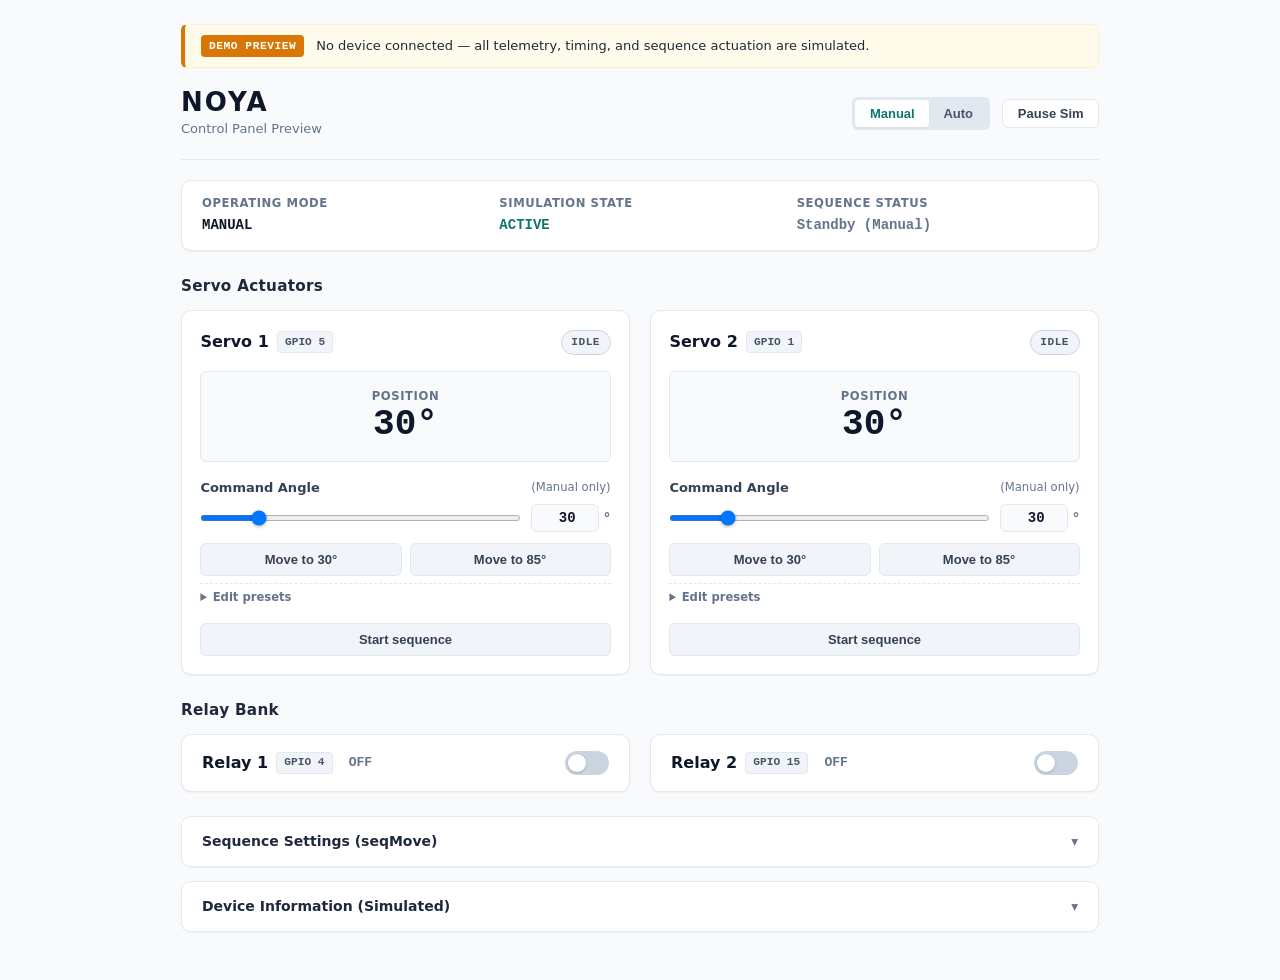
<file: preview/index.html>
<!DOCTYPE html>
<html lang="en">
<head>
  <meta charset="UTF-8">
  <meta name="viewport" content="width=device-width, initial-scale=1.0">
  <title>NOYA — Control Panel Preview</title>
  <link rel="stylesheet" href="styles.css">
</head>
<body>
  <div class="app-container">

    <!-- Demo Banner -->
    <div class="demo-banner" role="status">
      <span class="badge badge-demo">DEMO PREVIEW</span>
      <span class="banner-text">No device connected — all telemetry, timing, and sequence actuation are simulated.</span>
    </div>

    <!-- Header -->
    <header class="app-header">
      <div class="header-brand">
        <h1 class="brand-title">NOYA</h1>
        <p class="brand-subtitle">Control Panel Preview</p>
      </div>

      <div class="header-actions">
        <div class="mode-segmented" role="group" aria-label="Operating Mode">
          <button type="button" id="btn-mode-manual" class="segmented-btn active" aria-pressed="true">Manual</button>
          <button type="button" id="btn-mode-auto" class="segmented-btn" aria-pressed="false">Auto</button>
        </div>
        <button type="button" id="btn-pause-sim" class="btn-pause" aria-pressed="false">Pause Sim</button>
      </div>
    </header>

    <!-- Main Content -->
    <main class="main-layout">

      <!-- Status Bar -->
      <section class="status-strip" aria-label="System status">
        <div class="status-cell">
          <span class="cell-label">Operating Mode</span>
          <span id="stat-mode" class="cell-val">MANUAL</span>
        </div>
        <div class="status-cell">
          <span class="cell-label">Simulation State</span>
          <span id="stat-sim" class="cell-val text-teal">ACTIVE</span>
        </div>
        <div class="status-cell">
          <span class="cell-label">Sequence Status</span>
          <span id="stat-auto-due" class="cell-val text-muted">Standby (Manual)</span>
        </div>
      </section>

      <!-- Servo Actuators -->
      <section class="section-block" aria-labelledby="servos-title">
        <h2 id="servos-title" class="section-heading">Servo Actuators</h2>
        <div class="servos-grid">

          <!-- Servo 1 Card -->
          <article class="card servo-card" id="card-servo-1">
            <div class="card-head">
              <div class="title-with-pin">
                <h3 class="servo-name">Servo 1</h3>
                <span class="pin-tag">GPIO 5</span>
              </div>
              <span id="servo-1-status" class="status-pill pill-idle">IDLE</span>
            </div>

            <div class="angle-display">
              <span class="angle-caption">Position</span>
              <span id="servo-1-angle" class="angle-num">30°</span>
            </div>

            <div class="control-row">
              <div class="label-row">
                <label for="servo-1-slider">Command Angle</label>
                <span id="servo-1-manual-badge" class="manual-only-tag">(Manual only)</span>
              </div>
              <div class="slider-control-group">
                <input type="range" id="servo-1-slider" min="0" max="180" step="1" value="30">
                <div class="numeric-input-wrap">
                  <label for="servo-1-number" class="sr-only">Servo 1 Angle Input</label>
                  <input type="number" id="servo-1-number" min="0" max="180" step="1" value="30" class="angle-input" aria-describedby="servo-1-error">
                  <span class="unit-deg" aria-hidden="true">°</span>
                </div>
              </div>
              <div id="servo-1-error" class="servo-error-msg" role="alert" aria-live="polite"></div>

              <div class="preset-group">
                <div class="preset-btn-row">
                  <button type="button" id="servo-1-preset-1" class="btn btn-secondary btn-preset">Move to 30°</button>
                  <button type="button" id="servo-1-preset-2" class="btn btn-secondary btn-preset">Move to 85°</button>
                </div>
                <details class="preset-details" id="servo-1-preset-details">
                  <summary class="preset-summary">Edit presets</summary>
                  <div class="preset-edit-row">
                    <div class="preset-field">
                      <label for="servo-1-preset-val-1" class="preset-label">Preset 1 (°)</label>
                      <input type="number" id="servo-1-preset-val-1" min="0" max="180" step="1" value="30" class="angle-input preset-input" aria-describedby="servo-1-preset-1-error">
                      <div id="servo-1-preset-1-error" class="servo-error-msg" role="alert" aria-live="polite"></div>
                    </div>
                    <div class="preset-field">
                      <label for="servo-1-preset-val-2" class="preset-label">Preset 2 (°)</label>
                      <input type="number" id="servo-1-preset-val-2" min="0" max="180" step="1" value="85" class="angle-input preset-input" aria-describedby="servo-1-preset-2-error">
                      <div id="servo-1-preset-2-error" class="servo-error-msg" role="alert" aria-live="polite"></div>
                    </div>
                  </div>
                </details>
              </div>
            </div>

            <div class="card-foot">
              <button type="button" id="servo-1-run" class="btn btn-secondary btn-run" aria-label="Start sequence for Servo 1">Start sequence</button>
            </div>
          </article>

          <!-- Servo 2 Card -->
          <article class="card servo-card" id="card-servo-2">
            <div class="card-head">
              <div class="title-with-pin">
                <h3 class="servo-name">Servo 2</h3>
                <span class="pin-tag">GPIO 1</span>
              </div>
              <span id="servo-2-status" class="status-pill pill-idle">IDLE</span>
            </div>

            <div class="angle-display">
              <span class="angle-caption">Position</span>
              <span id="servo-2-angle" class="angle-num">30°</span>
            </div>

            <div class="control-row">
              <div class="label-row">
                <label for="servo-2-slider">Command Angle</label>
                <span id="servo-2-manual-badge" class="manual-only-tag">(Manual only)</span>
              </div>
              <div class="slider-control-group">
                <input type="range" id="servo-2-slider" min="0" max="180" step="1" value="30">
                <div class="numeric-input-wrap">
                  <label for="servo-2-number" class="sr-only">Servo 2 Angle Input</label>
                  <input type="number" id="servo-2-number" min="0" max="180" step="1" value="30" class="angle-input" aria-describedby="servo-2-error">
                  <span class="unit-deg" aria-hidden="true">°</span>
                </div>
              </div>
              <div id="servo-2-error" class="servo-error-msg" role="alert" aria-live="polite"></div>

              <div class="preset-group">
                <div class="preset-btn-row">
                  <button type="button" id="servo-2-preset-1" class="btn btn-secondary btn-preset">Move to 30°</button>
                  <button type="button" id="servo-2-preset-2" class="btn btn-secondary btn-preset">Move to 85°</button>
                </div>
                <details class="preset-details" id="servo-2-preset-details">
                  <summary class="preset-summary">Edit presets</summary>
                  <div class="preset-edit-row">
                    <div class="preset-field">
                      <label for="servo-2-preset-val-1" class="preset-label">Preset 1 (°)</label>
                      <input type="number" id="servo-2-preset-val-1" min="0" max="180" step="1" value="30" class="angle-input preset-input" aria-describedby="servo-2-preset-1-error">
                      <div id="servo-2-preset-1-error" class="servo-error-msg" role="alert" aria-live="polite"></div>
                    </div>
                    <div class="preset-field">
                      <label for="servo-2-preset-val-2" class="preset-label">Preset 2 (°)</label>
                      <input type="number" id="servo-2-preset-val-2" min="0" max="180" step="1" value="85" class="angle-input preset-input" aria-describedby="servo-2-preset-2-error">
                      <div id="servo-2-preset-2-error" class="servo-error-msg" role="alert" aria-live="polite"></div>
                    </div>
                  </div>
                </details>
              </div>
            </div>

            <div class="card-foot">
              <button type="button" id="servo-2-run" class="btn btn-secondary btn-run" aria-label="Start sequence for Servo 2">Start sequence</button>
            </div>
          </article>

        </div>
      </section>

      <!-- Relay Bank -->
      <section class="section-block" aria-labelledby="relays-title">
        <h2 id="relays-title" class="section-heading">Relay Bank</h2>
        <div class="relays-grid">

          <!-- Relay 1 -->
          <div class="card relay-card">
            <div class="relay-meta">
              <div class="title-with-pin">
                <h3 class="relay-name">Relay 1</h3>
                <span class="pin-tag">GPIO 4</span>
              </div>
              <span id="relay-1-text" class="relay-state">OFF</span>
            </div>
            <label class="toggle-switch">
              <input type="checkbox" id="relay-1-toggle" role="switch" aria-checked="false">
              <span class="toggle-track"></span>
              <span class="sr-only">Toggle Relay 1</span>
            </label>
          </div>

          <!-- Relay 2 -->
          <div class="card relay-card">
            <div class="relay-meta">
              <div class="title-with-pin">
                <h3 class="relay-name">Relay 2</h3>
                <span class="pin-tag">GPIO 15</span>
              </div>
              <span id="relay-2-text" class="relay-state">OFF</span>
            </div>
            <label class="toggle-switch">
              <input type="checkbox" id="relay-2-toggle" role="switch" aria-checked="false">
              <span class="toggle-track"></span>
              <span class="sr-only">Toggle Relay 2</span>
            </label>
          </div>

        </div>
      </section>

      <!-- Collapsible Settings & Device Info -->
      <div class="details-stack">

        <!-- Sequence Settings -->
        <details class="details-panel" id="details-settings">
          <summary class="details-summary">Sequence Settings (seqMove)</summary>
          <div class="details-body">
            <form id="settings-form" novalidate>
              <div class="fields-grid">
                <div class="field-item">
                  <label for="cfg-open">Open Angle (°)</label>
                  <input type="number" id="cfg-open" min="0" max="180" step="1" value="30" required>
                  <span class="field-hint">Range 0–180°</span>
                </div>
                <div class="field-item">
                  <label for="cfg-close">Close Angle (°)</label>
                  <input type="number" id="cfg-close" min="0" max="180" step="1" value="85" required>
                  <span class="field-hint">Range 0–180° (must differ)</span>
                </div>
                <div class="field-item">
                  <label for="cfg-hold">Hold Delay (ms)</label>
                  <input type="number" id="cfg-hold" min="50" max="5000" step="10" value="200" required>
                  <span class="field-hint">50–5000 ms</span>
                </div>
              </div>

              <div id="settings-feedback" class="feedback-msg" role="status" aria-live="polite"></div>

              <div class="form-btn-row">
                <button type="button" id="btn-reset-settings" class="btn btn-secondary">Reset Defaults</button>
                <button type="submit" class="btn btn-primary">Save Settings</button>
              </div>
            </form>
          </div>
        </details>

        <!-- Device Information -->
        <details class="details-panel" id="details-device">
          <summary class="details-summary">Device Information (Simulated)</summary>
          <div class="details-body">
            <div class="device-info-list">
              <div class="info-row">
                <span class="info-label">Target Hardware</span>
                <span class="info-val">ESP32 RTOS (Simulated Preview)</span>
              </div>
              <div class="info-row">
                <span class="info-label">Firmware Target</span>
                <span class="info-val">rtos_non_sensor.ino</span>
              </div>
              <div class="info-row">
                <span class="info-label">Connection Mode</span>
                <span class="info-val">Offline preview (file:// protocol)</span>
              </div>
              <div class="info-row">
                <span class="info-label">Hardware Map</span>
                <span class="info-val">Servos: GPIO 5, 1 &bull; Relays: GPIO 4, 15</span>
              </div>
            </div>

            <div class="firmware-box">
              <h4 class="firmware-title">Firmware Update</h4>
              <p class="firmware-desc">Firmware updates are disabled in this standalone simulation preview. Physical OTA flashing is provided directly via the hardware device endpoint.</p>
              <button type="button" class="btn btn-secondary" disabled aria-disabled="true">Firmware Update (Disabled in Demo)</button>
            </div>
          </div>
        </details>

      </div>

    </main>
  </div>

  <script src="app.js"></script>
</body>
</html>
</file>
<file: preview/styles.css>
/* ==========================================================================
   NOYA — Standalone Control Panel Preview
   Compact, polished, accessible single-page layout without external dependencies.
   ========================================================================== */

:root {
  --canvas-bg: #f8fafc;
  --card-bg: #ffffff;
  --navy-900: #0f172a;
  --navy-800: #1e293b;
  --navy-700: #334155;
  --navy-600: #475569;
  --navy-500: #64748b;
  --border-color: #e2e8f0;
  --border-subtle: #f1f5f9;

  --teal-600: #0d9488;
  --teal-700: #0f766e;
  --teal-800: #115e59;
  --teal-100: #ccfbf1;
  --teal-50: #f0fdfa;

  --amber-600: #d97706;
  --amber-100: #fef3c7;
  --amber-50: #fffbeb;

  --red-600: #dc2626;
  --red-100: #fee2e2;
  --red-50: #fef2f2;

  --radius-sm: 4px;
  --radius-md: 6px;
  --radius-lg: 10px;
  --radius-full: 9999px;

  --shadow-sm: 0 1px 2px rgba(15, 23, 42, 0.05);
  --shadow-md: 0 4px 6px -1px rgba(15, 23, 42, 0.07), 0 2px 4px -2px rgba(15, 23, 42, 0.05);

  --font-sans: system-ui, -apple-system, BlinkMacSystemFont, "Segoe UI", Roboto, "Helvetica Neue", Arial, sans-serif;
  --font-mono: ui-monospace, SFMono-Regular, Menlo, Monaco, Consolas, "Liberation Mono", monospace;
}

*, *::before, *::after {
  box-sizing: border-box;
  margin: 0;
  padding: 0;
}

body {
  font-family: var(--font-sans);
  font-size: 14px;
  line-height: 1.5;
  color: var(--navy-900);
  background-color: var(--canvas-bg);
  min-height: 100vh;
  -webkit-font-smoothing: antialiased;
}

/* Accessible Screen Reader Only Utility */
.sr-only {
  position: absolute;
  width: 1px;
  height: 1px;
  padding: 0;
  margin: -1px;
  overflow: hidden;
  clip: rect(0, 0, 0, 0);
  white-space: nowrap;
  border: 0;
}

/* App Container */
.app-container {
  max-width: 950px;
  margin: 0 auto;
  padding: 1.5rem 1rem 3rem 1rem;
}

/* Demo Warning Banner */
.demo-banner {
  display: flex;
  align-items: center;
  gap: 0.75rem;
  background-color: var(--amber-50);
  border: 1px solid var(--amber-100);
  border-left: 4px solid var(--amber-600);
  padding: 0.65rem 1rem;
  border-radius: var(--radius-md);
  margin-bottom: 1.25rem;
  font-size: 0.8125rem;
  color: var(--navy-800);
}

.badge-demo {
  font-family: var(--font-mono);
  font-size: 0.7rem;
  font-weight: 700;
  letter-spacing: 0.05em;
  padding: 0.15rem 0.5rem;
  border-radius: var(--radius-sm);
  background-color: var(--amber-600);
  color: #ffffff;
  white-space: nowrap;
}

.banner-text {
  font-weight: 500;
}

/* Header */
.app-header {
  display: flex;
  align-items: center;
  justify-content: space-between;
  flex-wrap: wrap;
  gap: 1rem;
  padding-bottom: 1.25rem;
  border-bottom: 1px solid var(--border-color);
  margin-bottom: 1.25rem;
}

.brand-title {
  font-size: 1.625rem;
  font-weight: 800;
  letter-spacing: 0.08em;
  color: var(--navy-900);
  line-height: 1.1;
}

.brand-subtitle {
  font-size: 0.8125rem;
  font-weight: 500;
  color: var(--navy-500);
  margin-top: 0.15rem;
}

.header-actions {
  display: flex;
  align-items: center;
  gap: 0.75rem;
}

/* Mode Segmented Button */
.mode-segmented {
  display: inline-flex;
  background-color: #e2e8f0;
  padding: 3px;
  border-radius: var(--radius-md);
}

.segmented-btn {
  border: none;
  background: transparent;
  padding: 0.4rem 0.9rem;
  font-size: 0.8125rem;
  font-weight: 600;
  color: var(--navy-600);
  cursor: pointer;
  border-radius: var(--radius-sm);
  transition: all 0.15s ease;
}

.segmented-btn:hover {
  color: var(--navy-900);
}

.segmented-btn.active {
  background-color: var(--card-bg);
  color: var(--teal-700);
  box-shadow: var(--shadow-sm);
}

/* Pause Button */
.btn-pause {
  border: 1px solid var(--border-color);
  background-color: var(--card-bg);
  padding: 0.4rem 0.9rem;
  font-size: 0.8125rem;
  font-weight: 600;
  color: var(--navy-700);
  border-radius: var(--radius-md);
  cursor: pointer;
  transition: all 0.15s ease;
}

.btn-pause:hover {
  background-color: var(--border-subtle);
  border-color: #cbd5e1;
}

.btn-pause.paused {
  background-color: var(--amber-50);
  border-color: var(--amber-600);
  color: var(--amber-600);
}

/* Layout Blocks */
.main-layout {
  display: flex;
  flex-direction: column;
  gap: 1.5rem;
}

/* Status Strip */
.status-strip {
  display: grid;
  grid-template-columns: repeat(3, 1fr);
  background-color: var(--card-bg);
  border: 1px solid var(--border-color);
  border-radius: var(--radius-lg);
  padding: 0.875rem 1.25rem;
  gap: 1rem;
  box-shadow: var(--shadow-sm);
}

.status-cell {
  display: flex;
  flex-direction: column;
  gap: 0.2rem;
}

.cell-label {
  font-size: 0.725rem;
  font-weight: 600;
  text-transform: uppercase;
  letter-spacing: 0.05em;
  color: var(--navy-500);
}

.cell-val {
  font-family: var(--font-mono);
  font-size: 0.875rem;
  font-weight: 700;
  color: var(--navy-900);
}

.text-teal {
  color: var(--teal-700);
}

.text-muted {
  color: var(--navy-500);
}

/* Sections */
.section-block {
  display: flex;
  flex-direction: column;
  gap: 0.75rem;
}

.section-heading {
  font-size: 0.95rem;
  font-weight: 700;
  letter-spacing: 0.02em;
  color: var(--navy-800);
}

/* Cards Shared */
.card {
  background-color: var(--card-bg);
  border: 1px solid var(--border-color);
  border-radius: var(--radius-lg);
  padding: 1.15rem;
  box-shadow: var(--shadow-sm);
}

/* Servos Grid */
.servos-grid {
  display: grid;
  grid-template-columns: repeat(2, 1fr);
  gap: 1.25rem;
}

.servo-card {
  display: flex;
  flex-direction: column;
  gap: 1rem;
}

.card-head {
  display: flex;
  align-items: center;
  justify-content: space-between;
}

.title-with-pin {
  display: flex;
  align-items: center;
  gap: 0.5rem;
}

.servo-name, .relay-name {
  font-size: 1rem;
  font-weight: 700;
  color: var(--navy-900);
}

.pin-tag {
  font-family: var(--font-mono);
  font-size: 0.7rem;
  font-weight: 600;
  padding: 0.1rem 0.45rem;
  background-color: #f1f5f9;
  color: var(--navy-600);
  border-radius: var(--radius-sm);
  border: 1px solid var(--border-color);
}

/* Status Pills */
.status-pill {
  font-family: var(--font-mono);
  font-size: 0.7rem;
  font-weight: 700;
  letter-spacing: 0.04em;
  padding: 0.2rem 0.6rem;
  border-radius: var(--radius-full);
}

.pill-idle {
  background-color: #f1f5f9;
  color: var(--navy-600);
  border: 1px solid #cbd5e1;
}

.pill-paused {
  background-color: var(--amber-50);
  color: var(--amber-600);
  border: 1px solid var(--amber-600);
}

.pill-running {
  background-color: var(--teal-50);
  color: var(--teal-700);
  border: 1px solid var(--teal-600);
}

/* Angle Display */
.angle-display {
  display: flex;
  flex-direction: column;
  align-items: center;
  justify-content: center;
  background-color: #f8fafc;
  border: 1px solid var(--border-color);
  border-radius: var(--radius-md);
  padding: 1rem 0.5rem;
}

.angle-caption {
  font-size: 0.725rem;
  font-weight: 600;
  text-transform: uppercase;
  letter-spacing: 0.05em;
  color: var(--navy-500);
}

.angle-num {
  font-family: var(--font-mono);
  font-size: 2.25rem;
  font-weight: 800;
  color: var(--navy-900);
  line-height: 1.1;
  font-variant-numeric: tabular-nums;
}

/* Control Row & Slider Controls */
.control-row {
  display: flex;
  flex-direction: column;
  gap: 0.45rem;
}

.label-row {
  display: flex;
  align-items: center;
  justify-content: space-between;
  font-size: 0.8125rem;
  font-weight: 600;
  color: var(--navy-700);
}

.manual-only-tag {
  font-size: 0.725rem;
  font-weight: 500;
  color: var(--navy-500);
}

.slider-control-group {
  display: flex;
  align-items: center;
  gap: 0.625rem;
}

.slider-control-group input[type="range"] {
  flex: 1 1 0;
  min-width: 80px;
}

.numeric-input-wrap {
  display: inline-flex;
  align-items: center;
  gap: 0.3rem;
  flex-shrink: 0;
}

.angle-input {
  width: 4.25rem;
  padding: 0.3rem 0.45rem;
  font-family: var(--font-mono);
  font-size: 0.875rem;
  font-weight: 600;
  text-align: right;
  border: 1px solid var(--border-color);
  border-radius: var(--radius-md);
  background-color: #f8fafc;
  color: var(--navy-900);
  transition: border-color 0.15s ease, background-color 0.15s ease;
}

.angle-input:focus {
  background-color: #ffffff;
  border-color: var(--teal-600);
}

.angle-input.is-invalid {
  border-color: var(--red-600);
  background-color: var(--red-50);
}

.angle-input:disabled {
  cursor: not-allowed;
  opacity: 0.5;
}

.unit-deg {
  font-size: 0.875rem;
  font-weight: 600;
  color: var(--navy-500);
}

.preset-group {
  display: flex;
  flex-direction: column;
  gap: 0.4rem;
  margin-top: 0.25rem;
}

.preset-btn-row {
  display: grid;
  grid-template-columns: 1fr 1fr;
  gap: 0.5rem;
}

.btn-preset {
  font-size: 0.75rem;
  padding: 0.35rem 0.5rem;
  white-space: nowrap;
}

.preset-details {
  border-top: 1px dashed var(--border-color);
  padding-top: 0.35rem;
}

.preset-summary {
  font-size: 0.725rem;
  font-weight: 600;
  color: var(--navy-500);
  cursor: pointer;
  user-select: none;
}

.preset-summary:hover {
  color: var(--navy-700);
}

.preset-edit-row {
  display: grid;
  grid-template-columns: 1fr 1fr;
  gap: 0.5rem;
  margin-top: 0.4rem;
}

.preset-field {
  display: flex;
  flex-direction: column;
  gap: 0.2rem;
}

.preset-label {
  font-size: 0.7rem;
  font-weight: 600;
  color: var(--navy-600);
}

.preset-input {
  width: 100%;
}

.servo-error-msg {
  font-size: 0.75rem;
  font-weight: 600;
  color: var(--red-600);
}

.servo-error-msg:empty {
  display: none;
}

input[type="range"] {
  width: 100%;
  height: 6px;
  background: #cbd5e1;
  border-radius: 3px;
  outline: none;
  cursor: pointer;
}

input[type="range"]:disabled {
  cursor: not-allowed;
  opacity: 0.5;
}

input[type="range"]::-webkit-slider-thumb {
  -webkit-appearance: none;
  appearance: none;
  width: 18px;
  height: 18px;
  border-radius: 50%;
  background: var(--teal-600);
  cursor: pointer;
  border: 2px solid #ffffff;
  box-shadow: 0 1px 3px rgba(0,0,0,0.25);
  transition: transform 0.1s ease;
}

input[type="range"]:not(:disabled)::-webkit-slider-thumb:hover {
  transform: scale(1.15);
  background: var(--teal-700);
}

input[type="range"]::-moz-range-thumb {
  width: 18px;
  height: 18px;
  border-radius: 50%;
  background: var(--teal-600);
  cursor: pointer;
  border: 2px solid #ffffff;
  box-shadow: 0 1px 3px rgba(0,0,0,0.25);
}

/* Buttons */
.btn {
  display: inline-flex;
  align-items: center;
  justify-content: center;
  padding: 0.5rem 1rem;
  font-size: 0.8125rem;
  font-weight: 600;
  border-radius: var(--radius-md);
  border: none;
  cursor: pointer;
  transition: background-color 0.15s ease, border-color 0.15s ease;
}

.btn-secondary {
  background-color: #f1f5f9;
  border: 1px solid var(--border-color);
  color: var(--navy-700);
}

.btn-secondary:hover:not(:disabled) {
  background-color: #e2e8f0;
  color: var(--navy-900);
}

.btn-primary {
  background-color: var(--teal-600);
  color: #ffffff;
}

.btn-primary:hover:not(:disabled) {
  background-color: var(--teal-700);
}

.btn:disabled {
  opacity: 0.5;
  cursor: not-allowed;
}

.btn-run {
  width: 100%;
}

.btn-stop {
  background-color: var(--red-600);
  border-color: var(--red-600);
  color: #ffffff;
}

.btn-stop:hover:not(:disabled) {
  background-color: #b91c1c;
  border-color: #b91c1c;
}

.card-foot {
  margin-top: auto;
}

/* Relays Grid */
.relays-grid {
  display: grid;
  grid-template-columns: repeat(2, 1fr);
  gap: 1.25rem;
}

.relay-card {
  display: flex;
  align-items: center;
  justify-content: space-between;
  padding: 1rem 1.25rem;
}

.relay-meta {
  display: flex;
  align-items: center;
  gap: 1rem;
}

.relay-state {
  font-family: var(--font-mono);
  font-size: 0.8125rem;
  font-weight: 700;
  color: var(--navy-500);
}

.relay-state.state-on {
  color: var(--teal-700);
}

/* Accessible Toggle Switch */
.toggle-switch {
  position: relative;
  display: inline-block;
  width: 44px;
  height: 24px;
}

.toggle-switch input {
  opacity: 0;
  width: 0;
  height: 0;
}

.toggle-track {
  position: absolute;
  cursor: pointer;
  top: 0;
  left: 0;
  right: 0;
  bottom: 0;
  background-color: #cbd5e1;
  transition: background-color 0.2s;
  border-radius: 24px;
}

.toggle-track::before {
  position: absolute;
  content: "";
  height: 18px;
  width: 18px;
  left: 3px;
  bottom: 3px;
  background-color: #ffffff;
  transition: transform 0.2s;
  border-radius: 50%;
  box-shadow: 0 1px 3px rgba(0,0,0,0.2);
}

.toggle-switch input:checked + .toggle-track {
  background-color: var(--teal-600);
}

.toggle-switch input:checked + .toggle-track::before {
  transform: translateX(20px);
}

.toggle-switch input:disabled + .toggle-track {
  cursor: not-allowed;
  opacity: 0.5;
}

/* Details Stack */
.details-stack {
  display: flex;
  flex-direction: column;
  gap: 0.875rem;
}

.details-panel {
  background-color: var(--card-bg);
  border: 1px solid var(--border-color);
  border-radius: var(--radius-lg);
  overflow: hidden;
  box-shadow: var(--shadow-sm);
}

.details-summary {
  padding: 0.875rem 1.25rem;
  font-size: 0.875rem;
  font-weight: 700;
  color: var(--navy-800);
  cursor: pointer;
  user-select: none;
  list-style: none;
  display: flex;
  align-items: center;
  justify-content: space-between;
  background-color: var(--card-bg);
  transition: background-color 0.15s ease;
}

.details-summary::-webkit-details-marker {
  display: none;
}

.details-summary::after {
  content: "▾";
  font-size: 0.85rem;
  color: var(--navy-500);
  transition: transform 0.2s ease;
}

.details-panel[open] .details-summary::after {
  transform: rotate(180deg);
}

.details-summary:hover {
  background-color: var(--border-subtle);
}

.details-body {
  padding: 1.25rem;
  border-top: 1px solid var(--border-color);
  background-color: #ffffff;
}

/* Form Fields Grid */
.fields-grid {
  display: grid;
  grid-template-columns: repeat(3, 1fr);
  gap: 1rem;
  margin-bottom: 1rem;
}

.field-item {
  display: flex;
  flex-direction: column;
  gap: 0.3rem;
}

.field-item label {
  font-size: 0.775rem;
  font-weight: 600;
  color: var(--navy-700);
}

.field-item input {
  padding: 0.45rem 0.65rem;
  font-size: 0.875rem;
  font-family: var(--font-mono);
  border: 1px solid var(--border-color);
  border-radius: var(--radius-md);
  background-color: #f8fafc;
  color: var(--navy-900);
}

.field-item input:focus {
  background-color: #ffffff;
  border-color: var(--teal-600);
}

.field-hint {
  font-size: 0.7rem;
  color: var(--navy-500);
}

/* Form Feedback & Actions */
.feedback-msg {
  min-height: 1.25rem;
  font-size: 0.8125rem;
  font-weight: 600;
  margin-bottom: 0.875rem;
}

.feedback-msg.feedback-success {
  color: var(--teal-700);
}

.feedback-msg.feedback-error {
  color: var(--red-600);
}

.form-btn-row {
  display: flex;
  align-items: center;
  justify-content: flex-end;
  gap: 0.75rem;
}

/* Device Info List */
.device-info-list {
  display: flex;
  flex-direction: column;
  gap: 0.5rem;
  font-size: 0.8125rem;
  margin-bottom: 1.25rem;
}

.info-row {
  display: flex;
  justify-content: space-between;
  padding: 0.35rem 0;
  border-bottom: 1px solid var(--border-subtle);
}

.info-label {
  color: var(--navy-500);
  font-weight: 500;
}

.info-val {
  font-family: var(--font-mono);
  color: var(--navy-900);
  font-weight: 600;
}

/* Firmware Box */
.firmware-box {
  background-color: #f8fafc;
  border: 1px solid var(--border-color);
  border-radius: var(--radius-md);
  padding: 1rem;
  display: flex;
  flex-direction: column;
  gap: 0.6rem;
  align-items: flex-start;
}

.firmware-title {
  font-size: 0.875rem;
  font-weight: 700;
  color: var(--navy-800);
}

.firmware-desc {
  font-size: 0.8rem;
  color: var(--navy-600);
}

/* Focus Visibility Accessibility */
button:focus-visible,
input:focus-visible,
summary:focus-visible,
.toggle-switch input:focus-visible + .toggle-track {
  outline: 2px solid var(--teal-600);
  outline-offset: 2px;
}

/* Reduced Motion */
@media (prefers-reduced-motion: reduce) {
  *, *::before, *::after {
    animation-duration: 0.01ms !important;
    animation-iteration-count: 1 !important;
    transition-duration: 0.01ms !important;
  }
}

/* Responsive Breakpoints */
@media (max-width: 768px) {
  .fields-grid {
    grid-template-columns: 1fr;
  }
}

@media (max-width: 640px) {
  .app-container {
    padding: 1rem 0.75rem 2rem 0.75rem;
  }

  .app-header {
    flex-direction: column;
    align-items: flex-start;
    gap: 0.75rem;
  }

  .header-actions {
    width: 100%;
    justify-content: space-between;
  }

  .status-strip {
    grid-template-columns: 1fr;
    gap: 0.5rem;
  }

  .servos-grid,
  .relays-grid {
    grid-template-columns: 1fr;
    gap: 1rem;
  }

  .fields-grid {
    grid-template-columns: 1fr;
  }

  .form-btn-row {
    flex-direction: column-reverse;
  }

  .form-btn-row .btn {
    width: 100%;
  }
}

@media (max-width: 480px) {
  .slider-control-group {
    flex-wrap: wrap;
    gap: 0.5rem;
  }

  .slider-control-group input[type="range"] {
    flex: 1 1 100%;
    width: 100%;
  }

  .numeric-input-wrap {
    width: 100%;
    justify-content: flex-end;
  }
}
</file>
